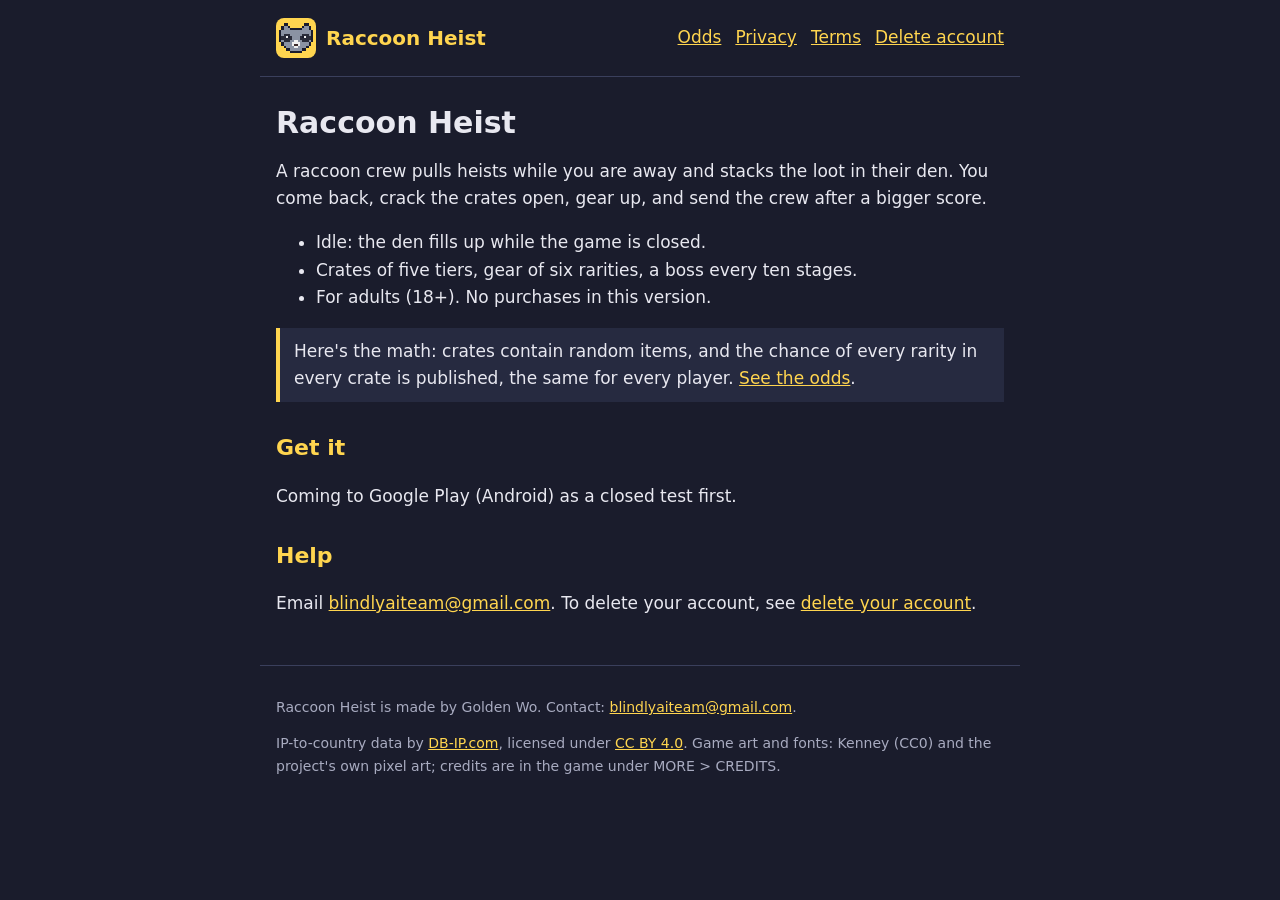
<file: index.html>
<!doctype html>
<html lang="en">
<head>
<meta charset="utf-8">
<meta name="viewport" content="width=device-width, initial-scale=1">
<title>Home · Raccoon Heist</title>
<meta name="description" content="Raccoon Heist: an idle crate-opening game where a raccoon crew pulls heists while you are away. Every drop chance is published.">
<link rel="icon" type="image/png" href="/icon.png">
<link rel="stylesheet" href="/style.css">
</head>
<body>
<header>
  <a class="brand" href="/"><img src="/icon.png" alt="" width="40" height="40"> Raccoon Heist</a>
  <nav><a href="/rates/">Odds</a> <a href="/privacy/">Privacy</a> <a href="/terms/">Terms</a> <a href="/delete/">Delete account</a></nav>
</header>
<main>
<h1>Raccoon Heist</h1>
<p>A raccoon crew pulls heists while you are away and stacks the loot in their den. You come back, crack the crates open, gear up, and send the crew after a bigger score.</p>
<ul>
  <li>Idle: the den fills up while the game is closed.</li>
  <li>Crates of five tiers, gear of six rarities, a boss every ten stages.</li>
  <li>For adults (18+). No purchases in this version.</li>
</ul>
<p class="note">Here's the math: crates contain random items, and the chance of every rarity in every crate is published, the same for every player. <a href="/rates/">See the odds</a>.</p>
<h2>Get it</h2>
<p>Coming to Google Play (Android) as a closed test first.</p>
<h2>Help</h2>
<p>Email <a href="mailto:blindlyaiteam@gmail.com">blindlyaiteam@gmail.com</a>. To delete your account, see <a href="/delete/">delete your account</a>.</p>

</main>
<footer>
  <p>Raccoon Heist is made by Golden Wo. Contact: <a href="mailto:blindlyaiteam@gmail.com">blindlyaiteam@gmail.com</a>.</p>
  <p>IP-to-country data by <a href="https://db-ip.com">DB-IP.com</a>, licensed under <a href="https://creativecommons.org/licenses/by/4.0/">CC BY 4.0</a>. Game art and fonts: Kenney (CC0) and the project's own pixel art; credits are in the game under MORE &gt; CREDITS.</p>
</footer>
</body>
</html>
</file>
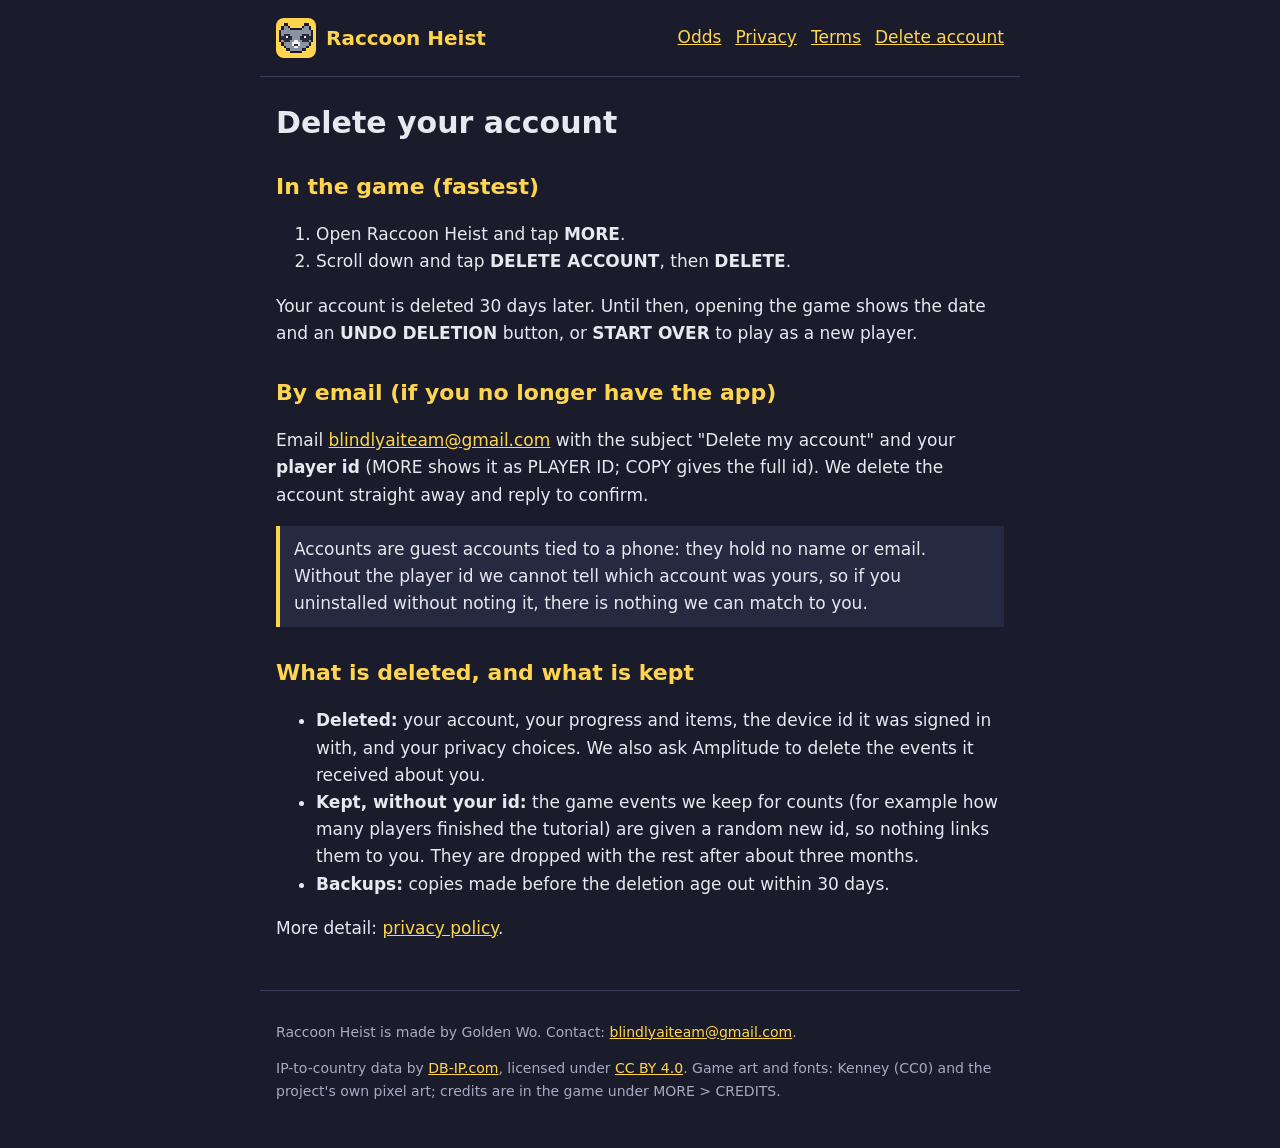
<file: delete/index.html>
<!doctype html>
<html lang="en">
<head>
<meta charset="utf-8">
<meta name="viewport" content="width=device-width, initial-scale=1">
<title>Delete your account · Raccoon Heist</title>
<meta name="description" content="How to delete your Raccoon Heist account and its data, in the game or by email.">
<link rel="icon" type="image/png" href="/icon.png">
<link rel="stylesheet" href="/style.css">
</head>
<body>
<header>
  <a class="brand" href="/"><img src="/icon.png" alt="" width="40" height="40"> Raccoon Heist</a>
  <nav><a href="/rates/">Odds</a> <a href="/privacy/">Privacy</a> <a href="/terms/">Terms</a> <a href="/delete/">Delete account</a></nav>
</header>
<main>
<h1>Delete your account</h1>

<h2>In the game (fastest)</h2>
<ol>
  <li>Open Raccoon Heist and tap <strong>MORE</strong>.</li>
  <li>Scroll down and tap <strong>DELETE ACCOUNT</strong>, then <strong>DELETE</strong>.</li>
</ol>
<p>Your account is deleted 30 days later. Until then, opening the game shows the date and an <strong>UNDO DELETION</strong> button, or <strong>START OVER</strong> to play as a new player.</p>

<h2>By email (if you no longer have the app)</h2>
<p>Email <a href="mailto:blindlyaiteam@gmail.com?subject=Delete%20my%20account">blindlyaiteam@gmail.com</a> with the subject "Delete my account" and your <strong>player id</strong> (MORE shows it as PLAYER ID; COPY gives the full id). We delete the account straight away and reply to confirm.</p>
<p class="note">Accounts are guest accounts tied to a phone: they hold no name or email. Without the player id we cannot tell which account was yours, so if you uninstalled without noting it, there is nothing we can match to you.</p>

<h2>What is deleted, and what is kept</h2>
<ul>
  <li><strong>Deleted:</strong> your account, your progress and items, the device id it was signed in with, and your privacy choices. We also ask Amplitude to delete the events it received about you.</li>
  <li><strong>Kept, without your id:</strong> the game events we keep for counts (for example how many players finished the tutorial) are given a random new id, so nothing links them to you. They are dropped with the rest after about three months.</li>
  <li><strong>Backups:</strong> copies made before the deletion age out within 30 days.</li>
</ul>
<p>More detail: <a href="/privacy/">privacy policy</a>.</p>

</main>
<footer>
  <p>Raccoon Heist is made by Golden Wo. Contact: <a href="mailto:blindlyaiteam@gmail.com">blindlyaiteam@gmail.com</a>.</p>
  <p>IP-to-country data by <a href="https://db-ip.com">DB-IP.com</a>, licensed under <a href="https://creativecommons.org/licenses/by/4.0/">CC BY 4.0</a>. Game art and fonts: Kenney (CC0) and the project's own pixel art; credits are in the game under MORE &gt; CREDITS.</p>
</footer>
</body>
</html>
</file>
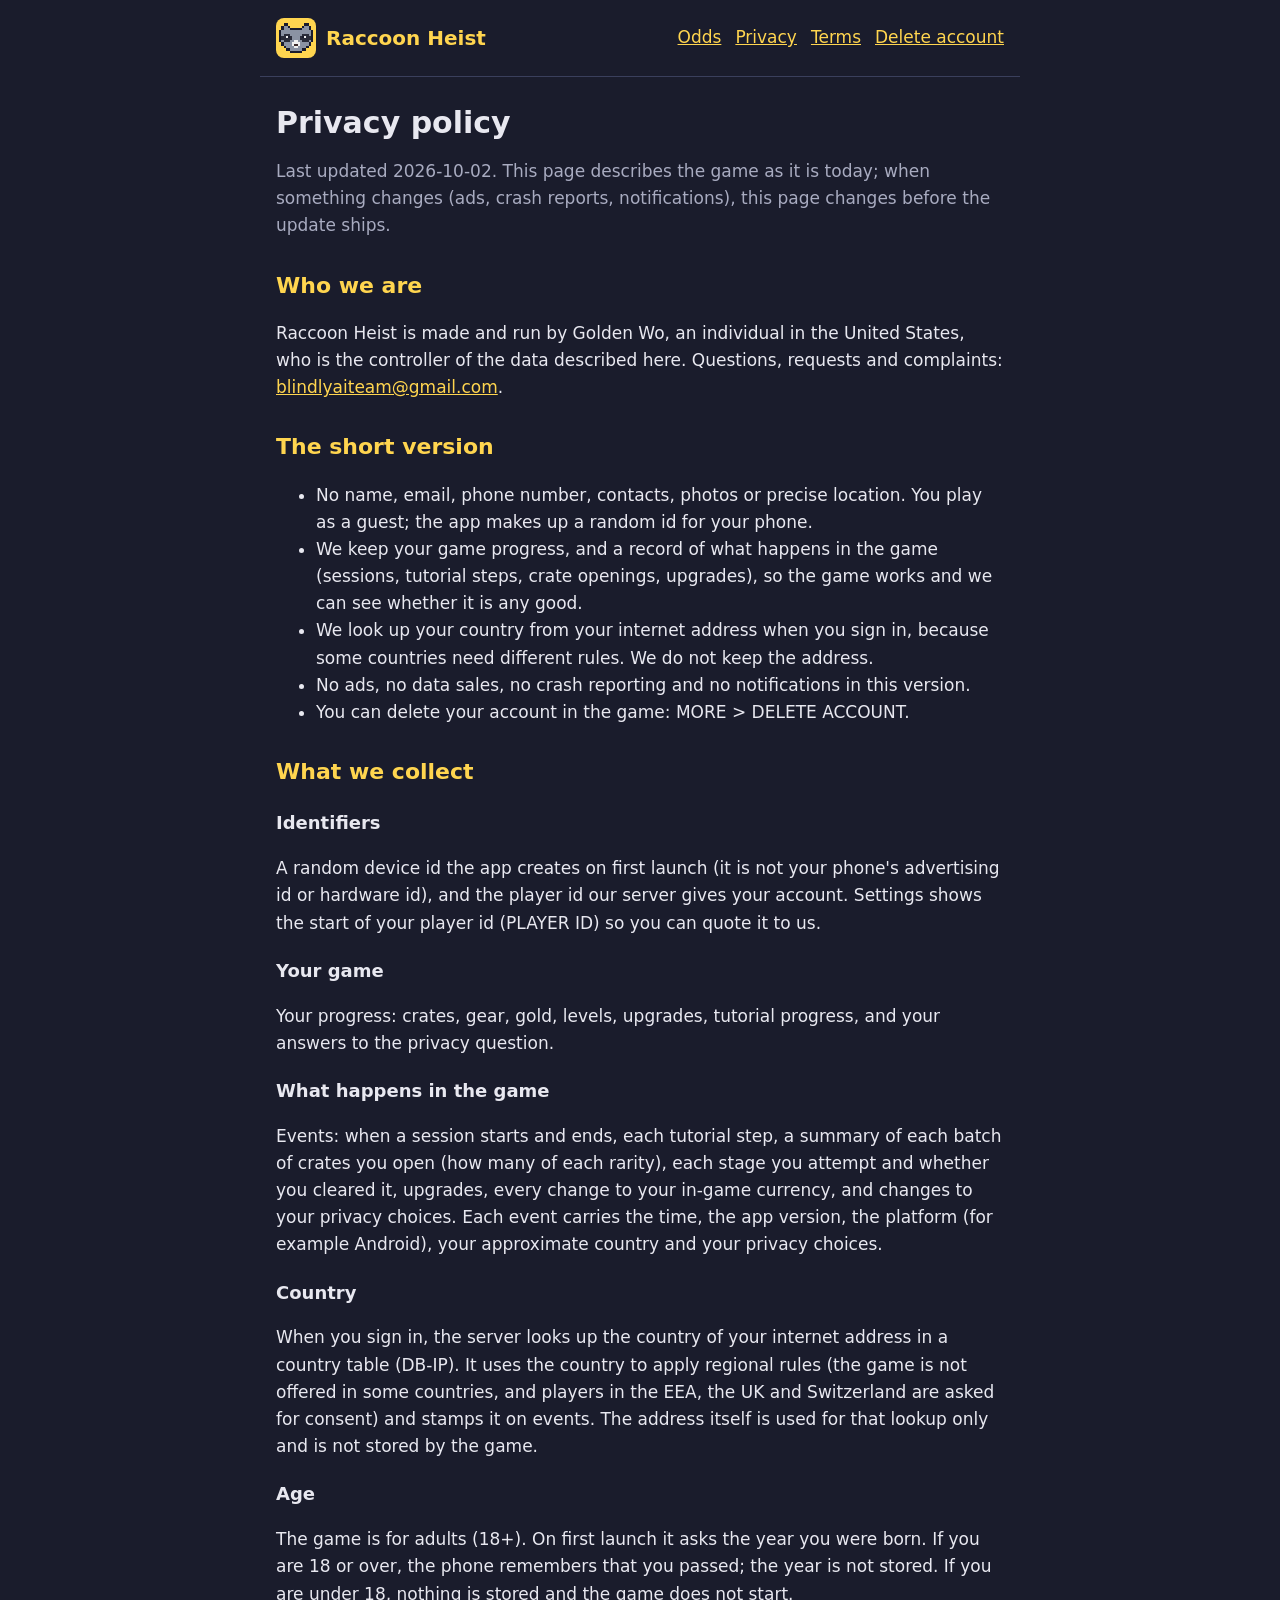
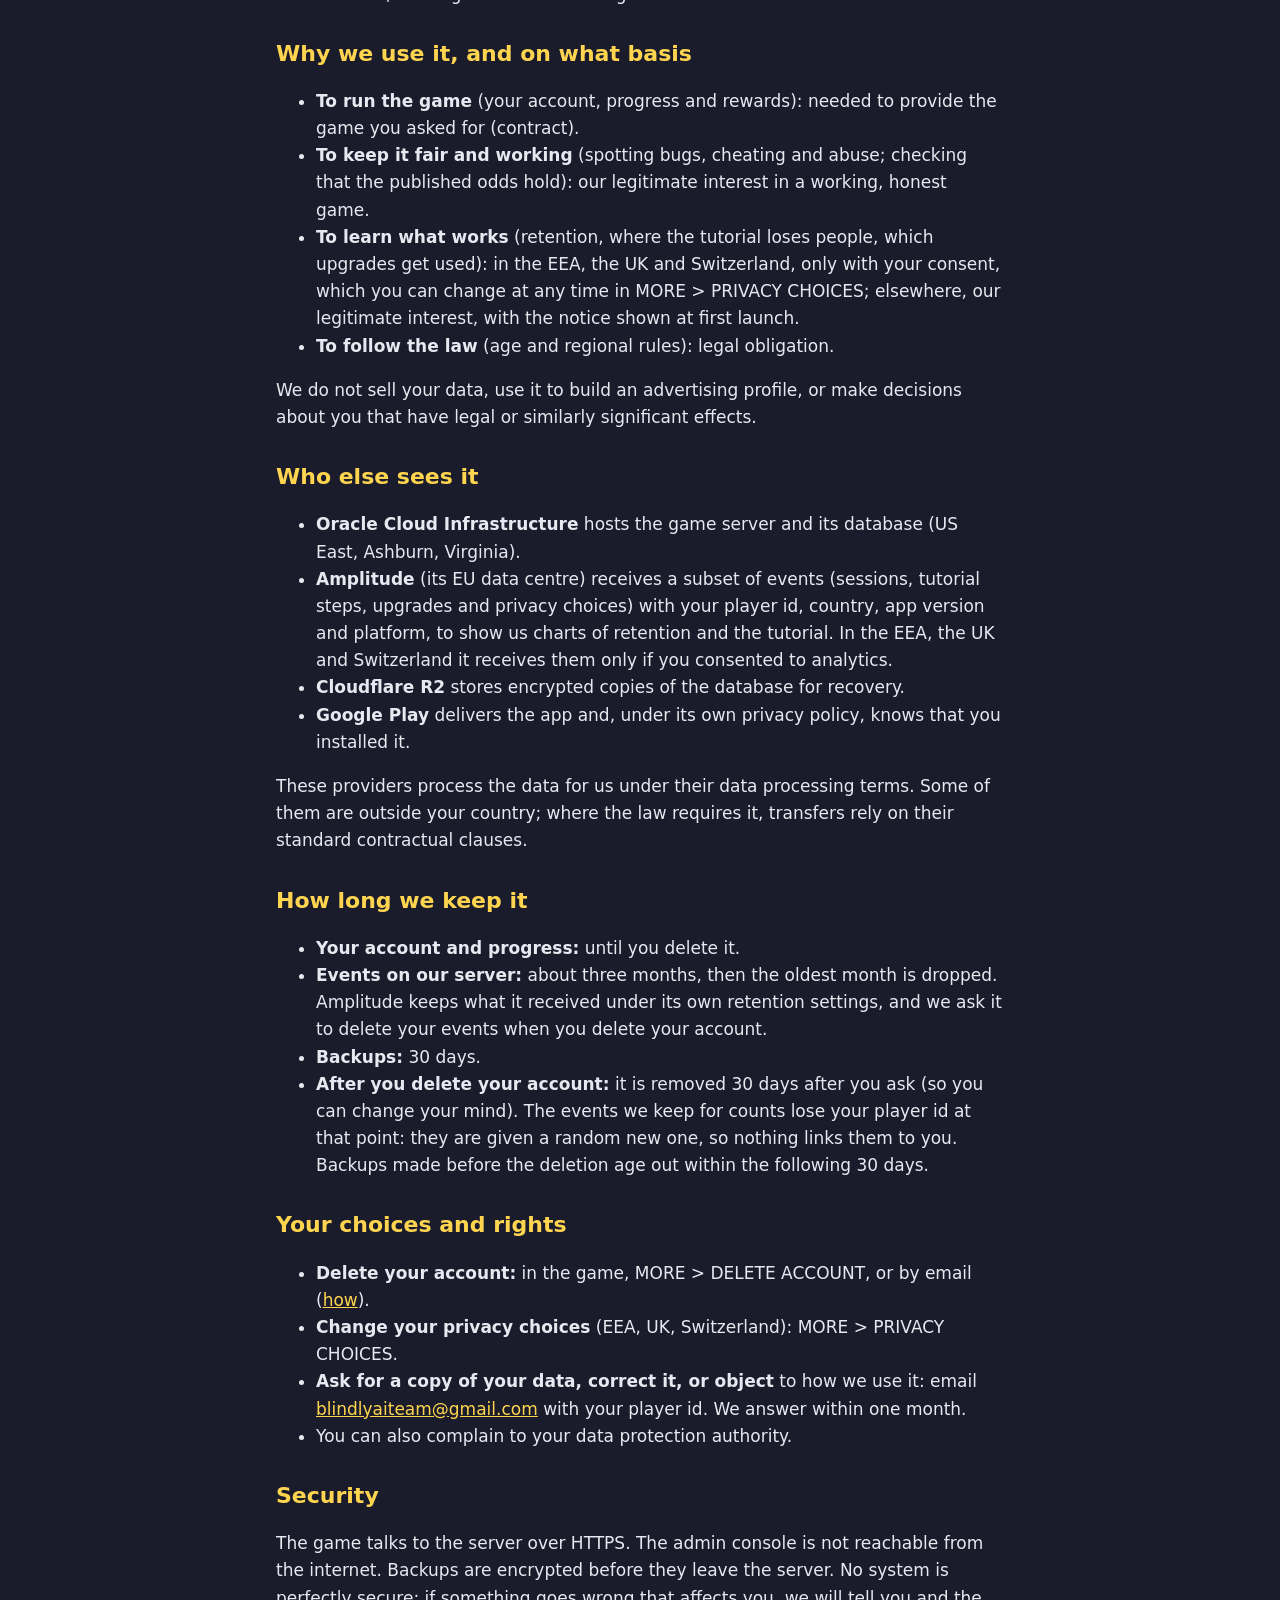
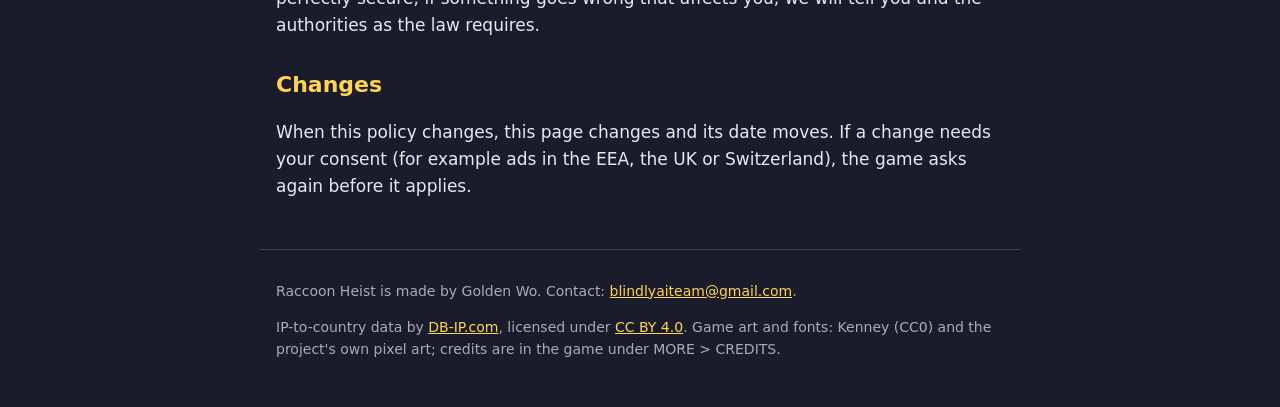
<file: privacy/index.html>
<!doctype html>
<html lang="en">
<head>
<meta charset="utf-8">
<meta name="viewport" content="width=device-width, initial-scale=1">
<title>Privacy policy · Raccoon Heist</title>
<meta name="description" content="What Raccoon Heist collects, why, who else sees it, how long it is kept, and how to delete it.">
<link rel="icon" type="image/png" href="/icon.png">
<link rel="stylesheet" href="/style.css">
</head>
<body>
<header>
  <a class="brand" href="/"><img src="/icon.png" alt="" width="40" height="40"> Raccoon Heist</a>
  <nav><a href="/rates/">Odds</a> <a href="/privacy/">Privacy</a> <a href="/terms/">Terms</a> <a href="/delete/">Delete account</a></nav>
</header>
<main>
<h1>Privacy policy</h1>
<p class="updated">Last updated 2026-10-02. This page describes the game as it is today; when something changes (ads, crash reports, notifications), this page changes before the update ships.</p>

<h2>Who we are</h2>
<p>Raccoon Heist is made and run by Golden Wo, an individual in the United States, who is the controller of the data described here. Questions, requests and complaints: <a href="mailto:blindlyaiteam@gmail.com">blindlyaiteam@gmail.com</a>.</p>

<h2>The short version</h2>
<ul>
  <li>No name, email, phone number, contacts, photos or precise location. You play as a guest; the app makes up a random id for your phone.</li>
  <li>We keep your game progress, and a record of what happens in the game (sessions, tutorial steps, crate openings, upgrades), so the game works and we can see whether it is any good.</li>
  <li>We look up your country from your internet address when you sign in, because some countries need different rules. We do not keep the address.</li>
  <li>No ads, no data sales, no crash reporting and no notifications in this version.</li>
  <li>You can delete your account in the game: MORE &gt; DELETE ACCOUNT.</li>
</ul>

<h2>What we collect</h2>
<h3>Identifiers</h3>
<p>A random device id the app creates on first launch (it is not your phone's advertising id or hardware id), and the player id our server gives your account. Settings shows the start of your player id (PLAYER ID) so you can quote it to us.</p>
<h3>Your game</h3>
<p>Your progress: crates, gear, gold, levels, upgrades, tutorial progress, and your answers to the privacy question.</p>
<h3>What happens in the game</h3>
<p>Events: when a session starts and ends, each tutorial step, a summary of each batch of crates you open (how many of each rarity), each stage you attempt and whether you cleared it, upgrades, every change to your in-game currency, and changes to your privacy choices. Each event carries the time, the app version, the platform (for example Android), your approximate country and your privacy choices.</p>
<h3>Country</h3>
<p>When you sign in, the server looks up the country of your internet address in a country table (DB-IP). It uses the country to apply regional rules (the game is not offered in some countries, and players in the EEA, the UK and Switzerland are asked for consent) and stamps it on events. The address itself is used for that lookup only and is not stored by the game.</p>
<h3>Age</h3>
<p>The game is for adults (18+). On first launch it asks the year you were born. If you are 18 or over, the phone remembers that you passed; the year is not stored. If you are under 18, nothing is stored and the game does not start.</p>

<h2>Why we use it, and on what basis</h2>
<ul>
  <li><strong>To run the game</strong> (your account, progress and rewards): needed to provide the game you asked for (contract).</li>
  <li><strong>To keep it fair and working</strong> (spotting bugs, cheating and abuse; checking that the published odds hold): our legitimate interest in a working, honest game.</li>
  <li><strong>To learn what works</strong> (retention, where the tutorial loses people, which upgrades get used): in the EEA, the UK and Switzerland, only with your consent, which you can change at any time in MORE &gt; PRIVACY CHOICES; elsewhere, our legitimate interest, with the notice shown at first launch.</li>
  <li><strong>To follow the law</strong> (age and regional rules): legal obligation.</li>
</ul>
<p>We do not sell your data, use it to build an advertising profile, or make decisions about you that have legal or similarly significant effects.</p>

<h2>Who else sees it</h2>
<ul>
  <li><strong>Oracle Cloud Infrastructure</strong> hosts the game server and its database (US East, Ashburn, Virginia).</li>
  <li><strong>Amplitude</strong> (its EU data centre) receives a subset of events (sessions, tutorial steps, upgrades and privacy choices) with your player id, country, app version and platform, to show us charts of retention and the tutorial. In the EEA, the UK and Switzerland it receives them only if you consented to analytics.</li>
  <li><strong>Cloudflare R2</strong> stores encrypted copies of the database for recovery.</li>
  <li><strong>Google Play</strong> delivers the app and, under its own privacy policy, knows that you installed it.</li>
</ul>
<p>These providers process the data for us under their data processing terms. Some of them are outside your country; where the law requires it, transfers rely on their standard contractual clauses.</p>

<h2>How long we keep it</h2>
<ul>
  <li><strong>Your account and progress:</strong> until you delete it.</li>
  <li><strong>Events on our server:</strong> about three months, then the oldest month is dropped. Amplitude keeps what it received under its own retention settings, and we ask it to delete your events when you delete your account.</li>
  <li><strong>Backups:</strong> 30 days.</li>
  <li><strong>After you delete your account:</strong> it is removed 30 days after you ask (so you can change your mind). The events we keep for counts lose your player id at that point: they are given a random new one, so nothing links them to you. Backups made before the deletion age out within the following 30 days.</li>
</ul>

<h2>Your choices and rights</h2>
<ul>
  <li><strong>Delete your account:</strong> in the game, MORE &gt; DELETE ACCOUNT, or by email (<a href="/delete/">how</a>).</li>
  <li><strong>Change your privacy choices</strong> (EEA, UK, Switzerland): MORE &gt; PRIVACY CHOICES.</li>
  <li><strong>Ask for a copy of your data, correct it, or object</strong> to how we use it: email <a href="mailto:blindlyaiteam@gmail.com">blindlyaiteam@gmail.com</a> with your player id. We answer within one month.</li>
  <li>You can also complain to your data protection authority.</li>
</ul>

<h2>Security</h2>
<p>The game talks to the server over HTTPS. The admin console is not reachable from the internet. Backups are encrypted before they leave the server. No system is perfectly secure; if something goes wrong that affects you, we will tell you and the authorities as the law requires.</p>

<h2>Changes</h2>
<p>When this policy changes, this page changes and its date moves. If a change needs your consent (for example ads in the EEA, the UK or Switzerland), the game asks again before it applies.</p>

</main>
<footer>
  <p>Raccoon Heist is made by Golden Wo. Contact: <a href="mailto:blindlyaiteam@gmail.com">blindlyaiteam@gmail.com</a>.</p>
  <p>IP-to-country data by <a href="https://db-ip.com">DB-IP.com</a>, licensed under <a href="https://creativecommons.org/licenses/by/4.0/">CC BY 4.0</a>. Game art and fonts: Kenney (CC0) and the project's own pixel art; credits are in the game under MORE &gt; CREDITS.</p>
</footer>
</body>
</html>
</file>
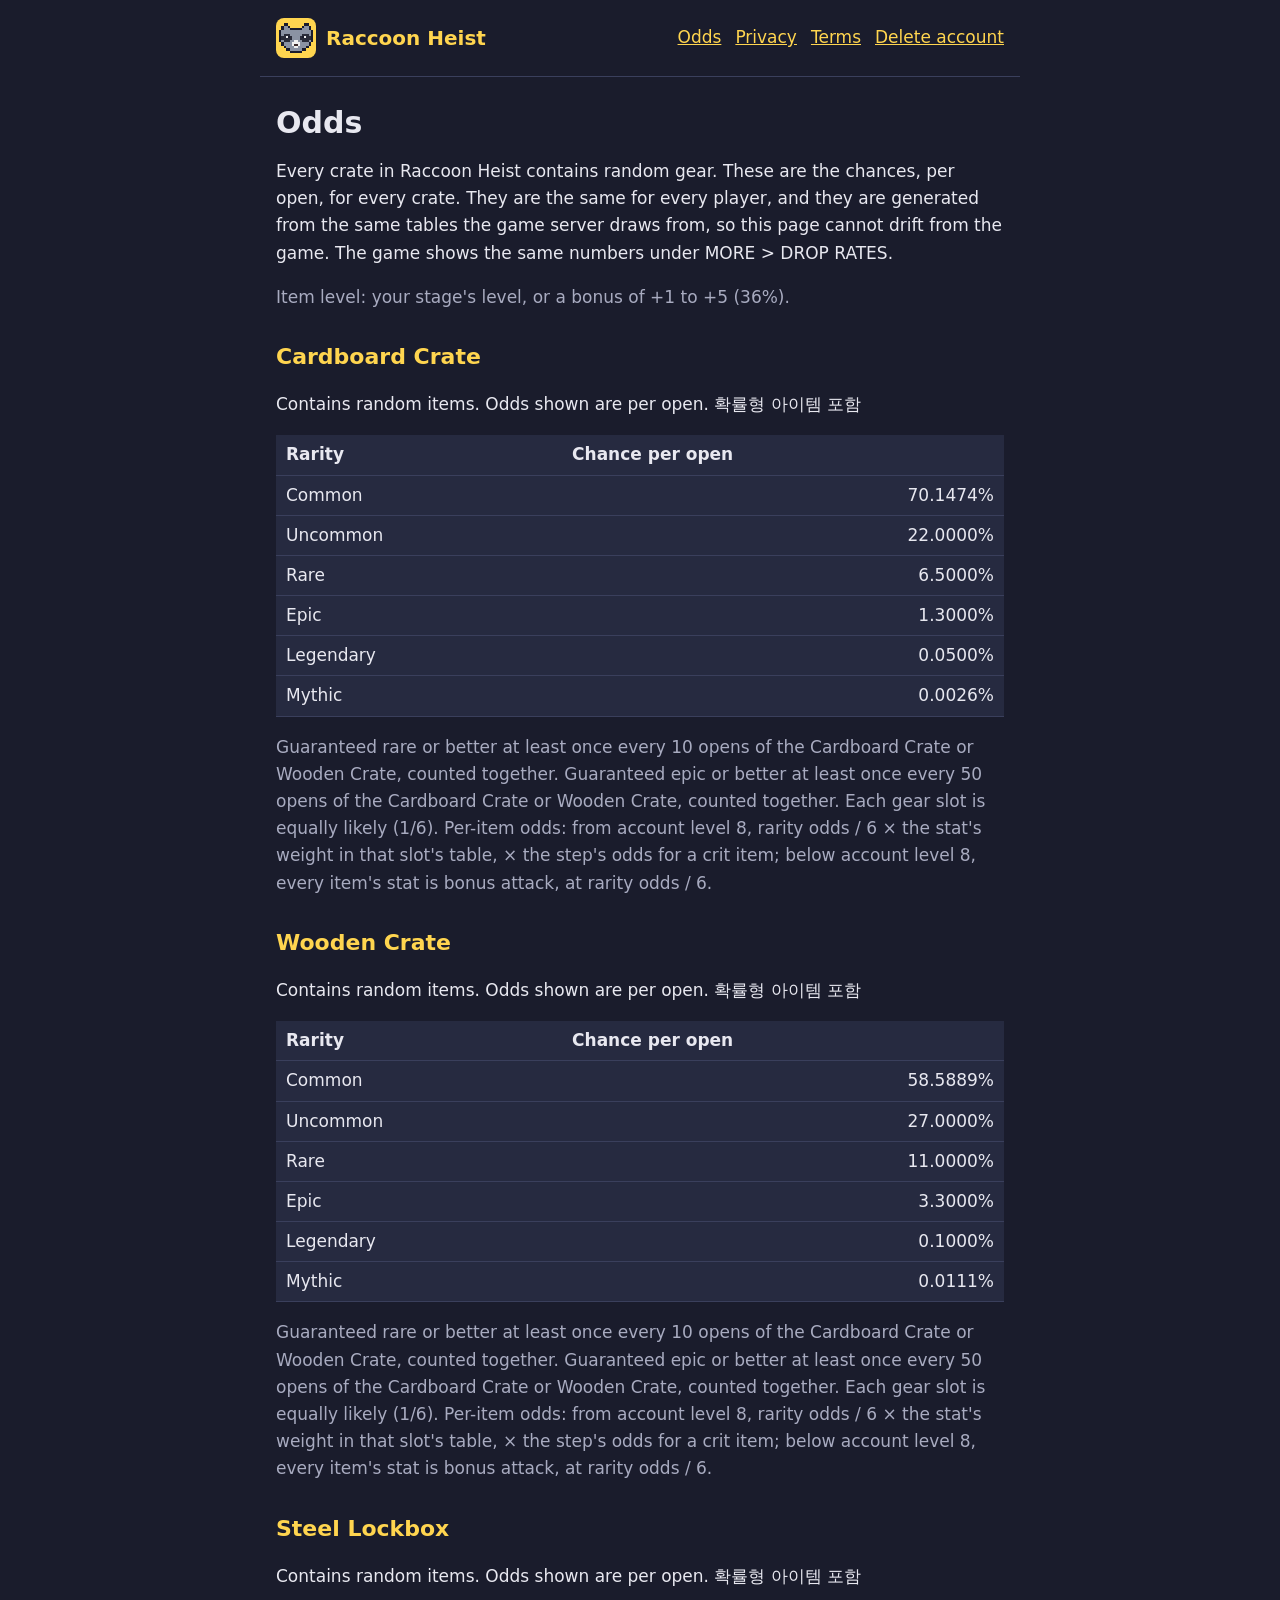
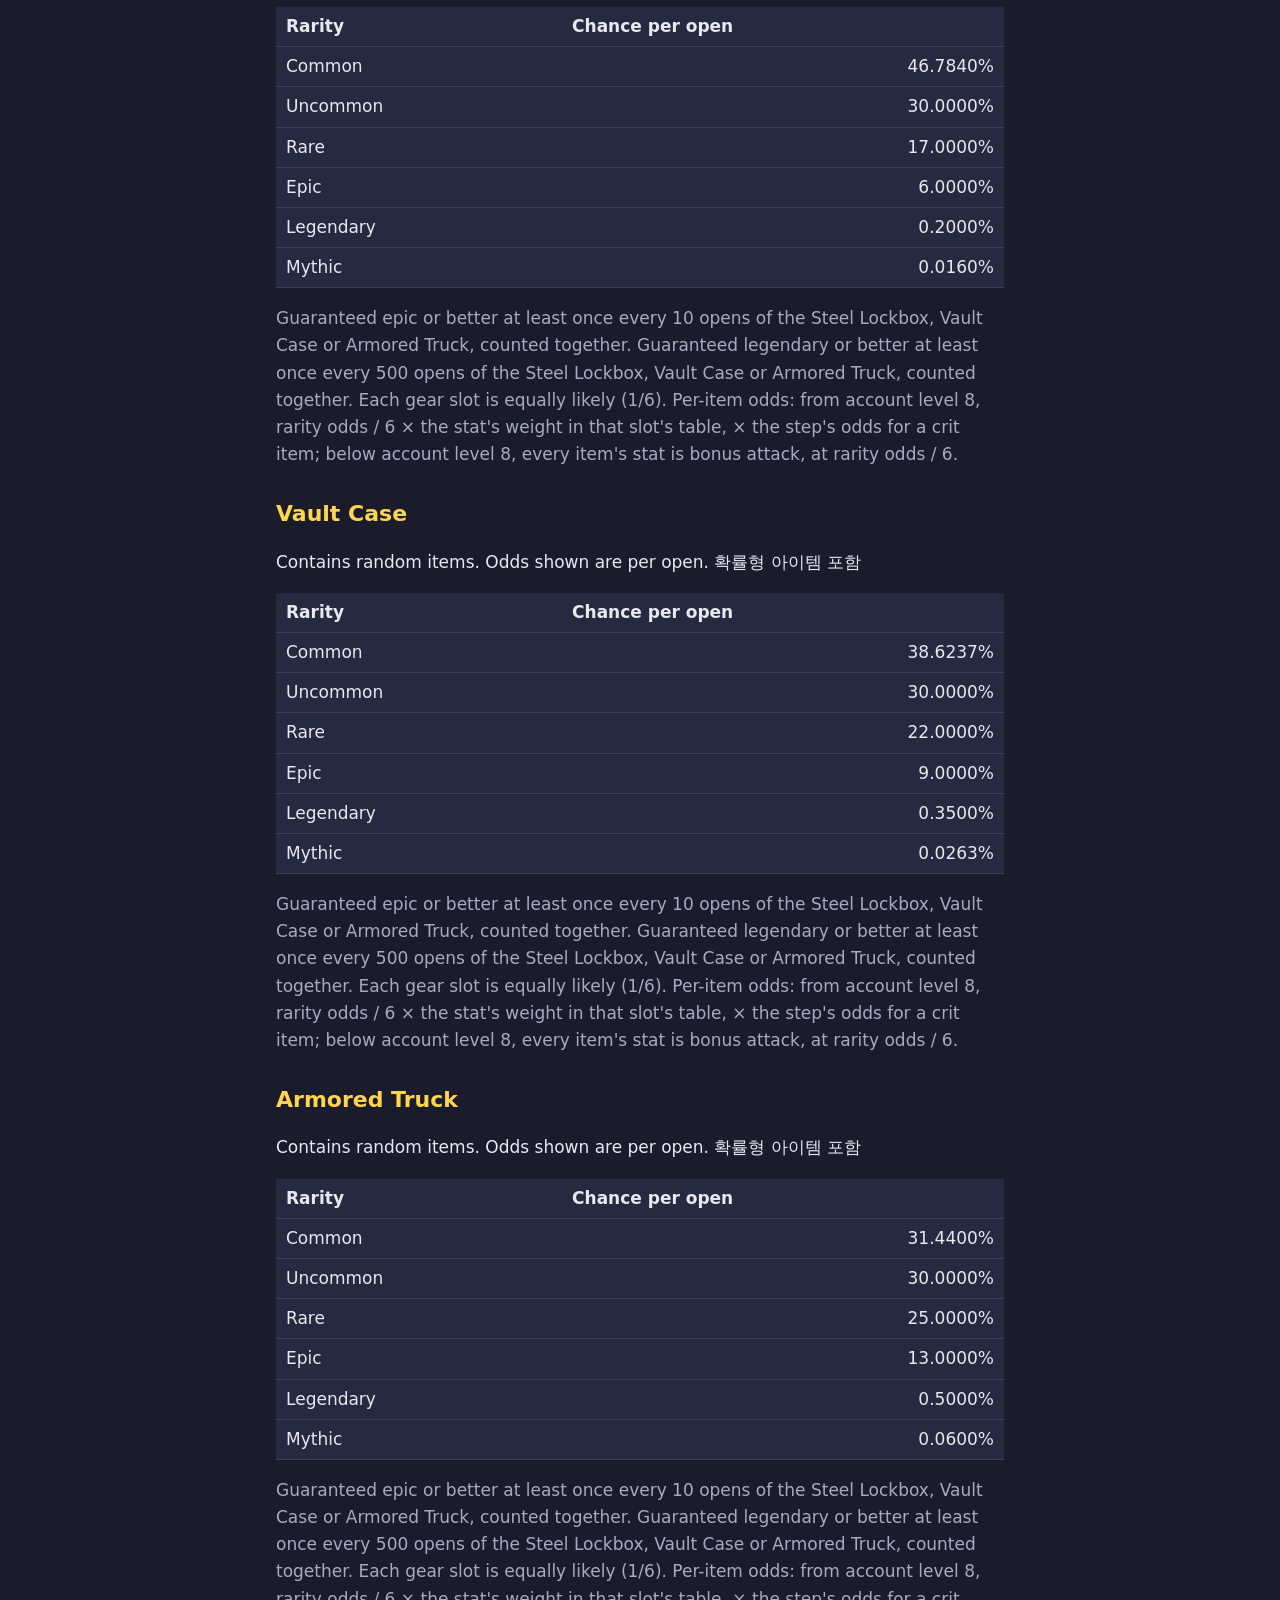
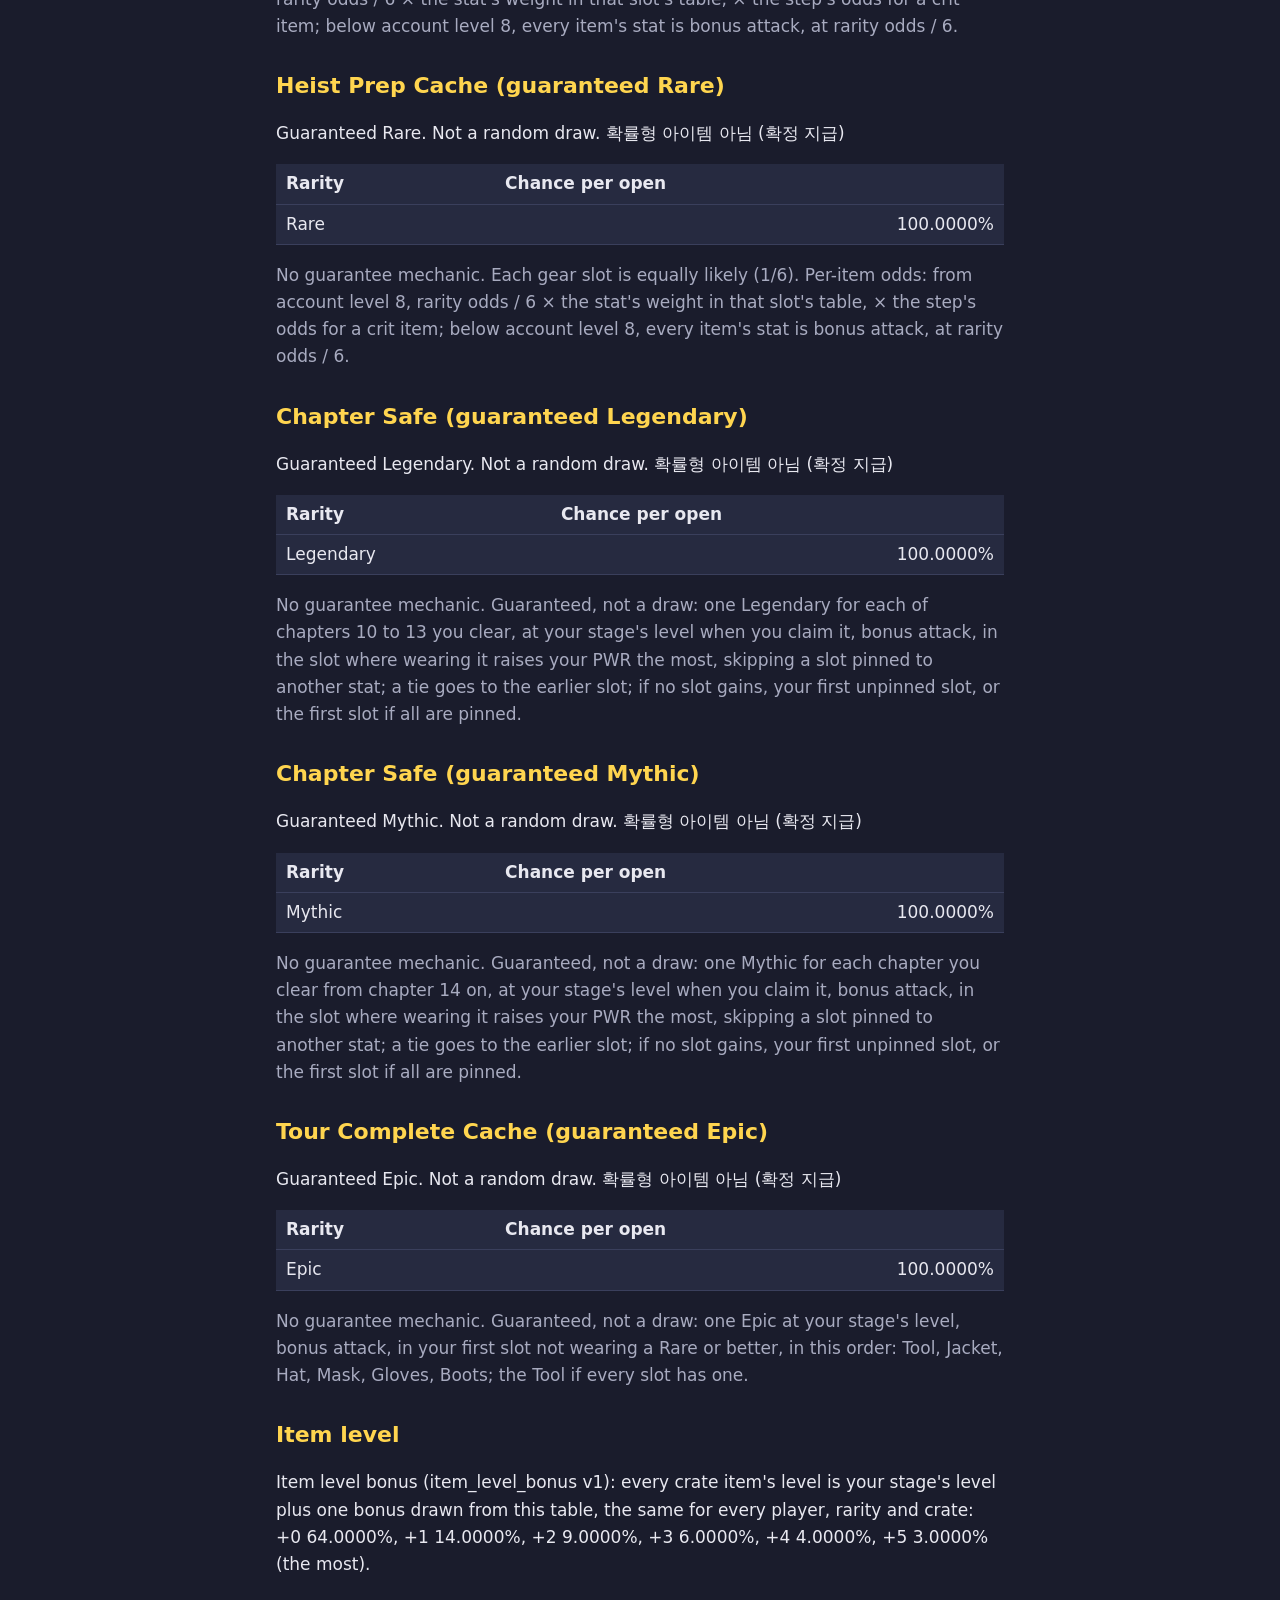
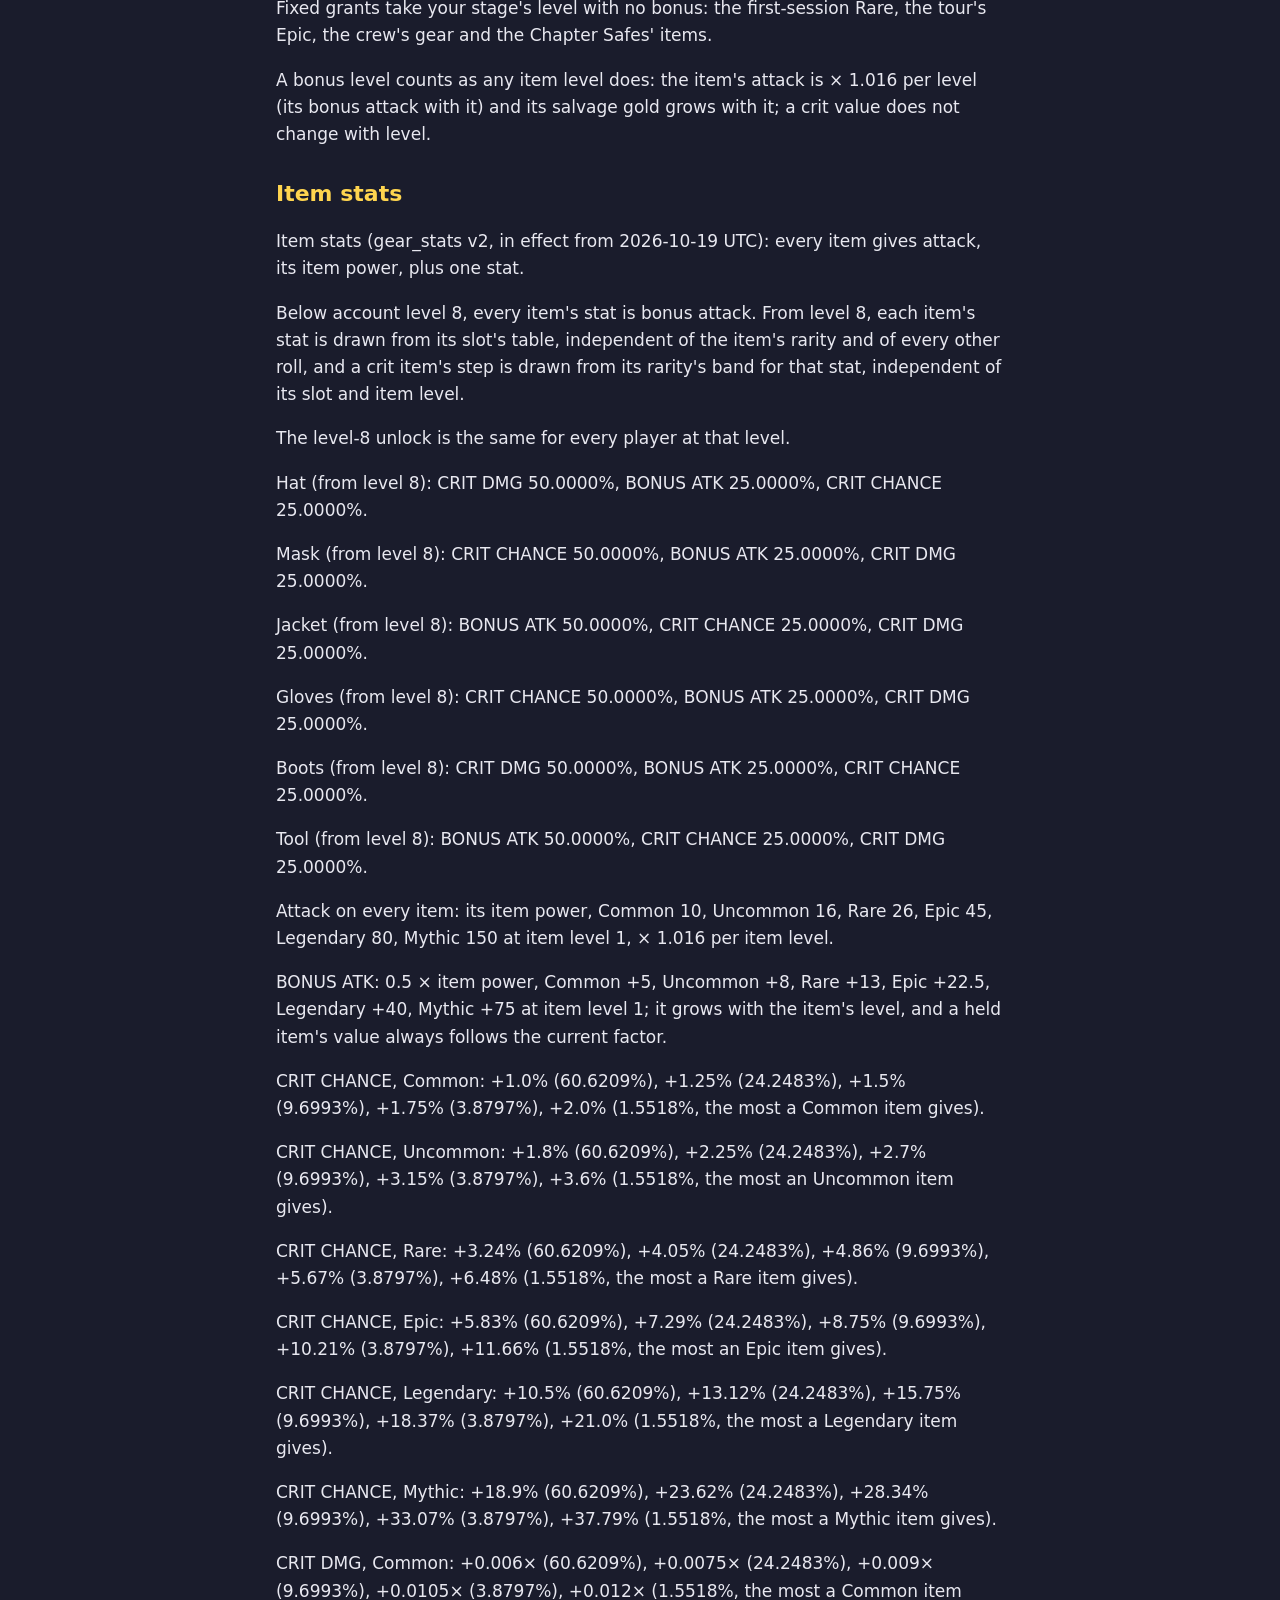
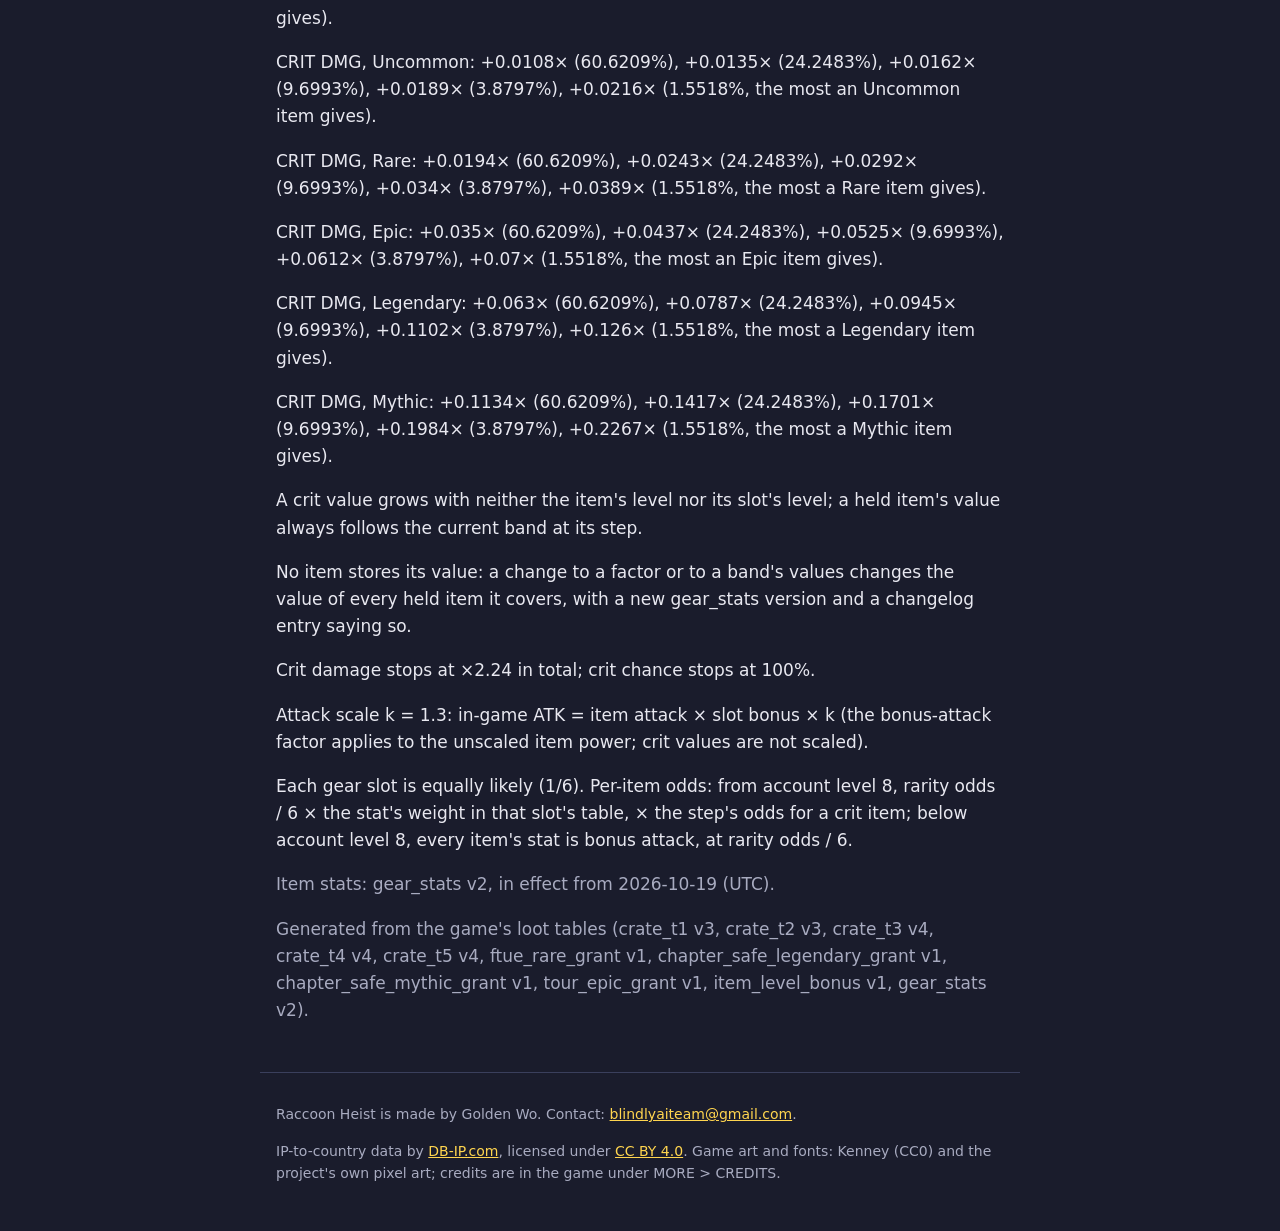
<file: rates/index.html>
<!doctype html>
<html lang="en">
<head>
<meta charset="utf-8">
<meta name="viewport" content="width=device-width, initial-scale=1">
<title>Odds · Raccoon Heist</title>
<meta name="description" content="The published chance of every rarity in every crate of Raccoon Heist, generated from the game's own loot tables.">
<link rel="icon" type="image/png" href="/icon.png">
<link rel="stylesheet" href="/style.css">
</head>
<body>
<header>
  <a class="brand" href="/"><img src="/icon.png" alt="" width="40" height="40"> Raccoon Heist</a>
  <nav><a href="/rates/">Odds</a> <a href="/privacy/">Privacy</a> <a href="/terms/">Terms</a> <a href="/delete/">Delete account</a></nav>
</header>
<main>
<h1>Odds</h1>
<p>Every crate in Raccoon Heist contains random gear. These are the chances, per open, for every crate. They are the same for every player, and they are generated from the same tables the game server draws from, so this page cannot drift from the game. The game shows the same numbers under MORE &gt; DROP RATES.</p>
<p class="muted">Item level: your stage's level, or a bonus of +1 to +5 (36%).</p>
<section class="crate"><h2>Cardboard Crate</h2><p>Contains random items. Odds shown are per open. <span lang="ko">확률형 아이템 포함</span></p><table><thead><tr><th>Rarity</th><th class="num">Chance per open</th></tr></thead><tbody><tr><td>Common</td><td class="num">70.1474%</td></tr><tr><td>Uncommon</td><td class="num">22.0000%</td></tr><tr><td>Rare</td><td class="num">6.5000%</td></tr><tr><td>Epic</td><td class="num">1.3000%</td></tr><tr><td>Legendary</td><td class="num">0.0500%</td></tr><tr><td>Mythic</td><td class="num">0.0026%</td></tr></tbody></table><p class="muted">Guaranteed rare or better at least once every 10 opens of the Cardboard Crate or Wooden Crate, counted together. Guaranteed epic or better at least once every 50 opens of the Cardboard Crate or Wooden Crate, counted together. Each gear slot is equally likely (1/6). Per-item odds: from account level 8, rarity odds / 6 × the stat's weight in that slot's table, × the step's odds for a crit item; below account level 8, every item's stat is bonus attack, at rarity odds / 6.</p></section>
<section class="crate"><h2>Wooden Crate</h2><p>Contains random items. Odds shown are per open. <span lang="ko">확률형 아이템 포함</span></p><table><thead><tr><th>Rarity</th><th class="num">Chance per open</th></tr></thead><tbody><tr><td>Common</td><td class="num">58.5889%</td></tr><tr><td>Uncommon</td><td class="num">27.0000%</td></tr><tr><td>Rare</td><td class="num">11.0000%</td></tr><tr><td>Epic</td><td class="num">3.3000%</td></tr><tr><td>Legendary</td><td class="num">0.1000%</td></tr><tr><td>Mythic</td><td class="num">0.0111%</td></tr></tbody></table><p class="muted">Guaranteed rare or better at least once every 10 opens of the Cardboard Crate or Wooden Crate, counted together. Guaranteed epic or better at least once every 50 opens of the Cardboard Crate or Wooden Crate, counted together. Each gear slot is equally likely (1/6). Per-item odds: from account level 8, rarity odds / 6 × the stat's weight in that slot's table, × the step's odds for a crit item; below account level 8, every item's stat is bonus attack, at rarity odds / 6.</p></section>
<section class="crate"><h2>Steel Lockbox</h2><p>Contains random items. Odds shown are per open. <span lang="ko">확률형 아이템 포함</span></p><table><thead><tr><th>Rarity</th><th class="num">Chance per open</th></tr></thead><tbody><tr><td>Common</td><td class="num">46.7840%</td></tr><tr><td>Uncommon</td><td class="num">30.0000%</td></tr><tr><td>Rare</td><td class="num">17.0000%</td></tr><tr><td>Epic</td><td class="num">6.0000%</td></tr><tr><td>Legendary</td><td class="num">0.2000%</td></tr><tr><td>Mythic</td><td class="num">0.0160%</td></tr></tbody></table><p class="muted">Guaranteed epic or better at least once every 10 opens of the Steel Lockbox, Vault Case or Armored Truck, counted together. Guaranteed legendary or better at least once every 500 opens of the Steel Lockbox, Vault Case or Armored Truck, counted together. Each gear slot is equally likely (1/6). Per-item odds: from account level 8, rarity odds / 6 × the stat's weight in that slot's table, × the step's odds for a crit item; below account level 8, every item's stat is bonus attack, at rarity odds / 6.</p></section>
<section class="crate"><h2>Vault Case</h2><p>Contains random items. Odds shown are per open. <span lang="ko">확률형 아이템 포함</span></p><table><thead><tr><th>Rarity</th><th class="num">Chance per open</th></tr></thead><tbody><tr><td>Common</td><td class="num">38.6237%</td></tr><tr><td>Uncommon</td><td class="num">30.0000%</td></tr><tr><td>Rare</td><td class="num">22.0000%</td></tr><tr><td>Epic</td><td class="num">9.0000%</td></tr><tr><td>Legendary</td><td class="num">0.3500%</td></tr><tr><td>Mythic</td><td class="num">0.0263%</td></tr></tbody></table><p class="muted">Guaranteed epic or better at least once every 10 opens of the Steel Lockbox, Vault Case or Armored Truck, counted together. Guaranteed legendary or better at least once every 500 opens of the Steel Lockbox, Vault Case or Armored Truck, counted together. Each gear slot is equally likely (1/6). Per-item odds: from account level 8, rarity odds / 6 × the stat's weight in that slot's table, × the step's odds for a crit item; below account level 8, every item's stat is bonus attack, at rarity odds / 6.</p></section>
<section class="crate"><h2>Armored Truck</h2><p>Contains random items. Odds shown are per open. <span lang="ko">확률형 아이템 포함</span></p><table><thead><tr><th>Rarity</th><th class="num">Chance per open</th></tr></thead><tbody><tr><td>Common</td><td class="num">31.4400%</td></tr><tr><td>Uncommon</td><td class="num">30.0000%</td></tr><tr><td>Rare</td><td class="num">25.0000%</td></tr><tr><td>Epic</td><td class="num">13.0000%</td></tr><tr><td>Legendary</td><td class="num">0.5000%</td></tr><tr><td>Mythic</td><td class="num">0.0600%</td></tr></tbody></table><p class="muted">Guaranteed epic or better at least once every 10 opens of the Steel Lockbox, Vault Case or Armored Truck, counted together. Guaranteed legendary or better at least once every 500 opens of the Steel Lockbox, Vault Case or Armored Truck, counted together. Each gear slot is equally likely (1/6). Per-item odds: from account level 8, rarity odds / 6 × the stat's weight in that slot's table, × the step's odds for a crit item; below account level 8, every item's stat is bonus attack, at rarity odds / 6.</p></section>
<section class="crate"><h2>Heist Prep Cache (guaranteed Rare)</h2><p>Guaranteed Rare. Not a random draw. <span lang="ko">확률형 아이템 아님 (확정 지급)</span></p><table><thead><tr><th>Rarity</th><th class="num">Chance per open</th></tr></thead><tbody><tr><td>Rare</td><td class="num">100.0000%</td></tr></tbody></table><p class="muted">No guarantee mechanic. Each gear slot is equally likely (1/6). Per-item odds: from account level 8, rarity odds / 6 × the stat's weight in that slot's table, × the step's odds for a crit item; below account level 8, every item's stat is bonus attack, at rarity odds / 6.</p></section>
<section class="crate"><h2>Chapter Safe (guaranteed Legendary)</h2><p>Guaranteed Legendary. Not a random draw. <span lang="ko">확률형 아이템 아님 (확정 지급)</span></p><table><thead><tr><th>Rarity</th><th class="num">Chance per open</th></tr></thead><tbody><tr><td>Legendary</td><td class="num">100.0000%</td></tr></tbody></table><p class="muted">No guarantee mechanic. Guaranteed, not a draw: one Legendary for each of chapters 10 to 13 you clear, at your stage's level when you claim it, bonus attack, in the slot where wearing it raises your PWR the most, skipping a slot pinned to another stat; a tie goes to the earlier slot; if no slot gains, your first unpinned slot, or the first slot if all are pinned.</p></section>
<section class="crate"><h2>Chapter Safe (guaranteed Mythic)</h2><p>Guaranteed Mythic. Not a random draw. <span lang="ko">확률형 아이템 아님 (확정 지급)</span></p><table><thead><tr><th>Rarity</th><th class="num">Chance per open</th></tr></thead><tbody><tr><td>Mythic</td><td class="num">100.0000%</td></tr></tbody></table><p class="muted">No guarantee mechanic. Guaranteed, not a draw: one Mythic for each chapter you clear from chapter 14 on, at your stage's level when you claim it, bonus attack, in the slot where wearing it raises your PWR the most, skipping a slot pinned to another stat; a tie goes to the earlier slot; if no slot gains, your first unpinned slot, or the first slot if all are pinned.</p></section>
<section class="crate"><h2>Tour Complete Cache (guaranteed Epic)</h2><p>Guaranteed Epic. Not a random draw. <span lang="ko">확률형 아이템 아님 (확정 지급)</span></p><table><thead><tr><th>Rarity</th><th class="num">Chance per open</th></tr></thead><tbody><tr><td>Epic</td><td class="num">100.0000%</td></tr></tbody></table><p class="muted">No guarantee mechanic. Guaranteed, not a draw: one Epic at your stage's level, bonus attack, in your first slot not wearing a Rare or better, in this order: Tool, Jacket, Hat, Mask, Gloves, Boots; the Tool if every slot has one.</p></section>
<section class="level"><h2>Item level</h2><p>Item level bonus (item_level_bonus v1): every crate item's level is your stage's level plus one bonus drawn from this table, the same for every player, rarity and crate: +0 64.0000%, +1 14.0000%, +2 9.0000%, +3 6.0000%, +4 4.0000%, +5 3.0000% (the most).</p><p>Fixed grants take your stage's level with no bonus: the first-session Rare, the tour's Epic, the crew's gear and the Chapter Safes' items.</p><p>A bonus level counts as any item level does: the item's attack is × 1.016 per level (its bonus attack with it) and its salvage gold grows with it; a crit value does not change with level.</p></section>
<section class="stats"><h2>Item stats</h2><p>Item stats (gear_stats v2, in effect from 2026-10-19 UTC): every item gives attack, its item power, plus one stat.</p><p>Below account level 8, every item's stat is bonus attack. From level 8, each item's stat is drawn from its slot's table, independent of the item's rarity and of every other roll, and a crit item's step is drawn from its rarity's band for that stat, independent of its slot and item level.</p><p>The level-8 unlock is the same for every player at that level.</p><p>Hat (from level 8): CRIT DMG 50.0000%, BONUS ATK 25.0000%, CRIT CHANCE 25.0000%.</p><p>Mask (from level 8): CRIT CHANCE 50.0000%, BONUS ATK 25.0000%, CRIT DMG 25.0000%.</p><p>Jacket (from level 8): BONUS ATK 50.0000%, CRIT CHANCE 25.0000%, CRIT DMG 25.0000%.</p><p>Gloves (from level 8): CRIT CHANCE 50.0000%, BONUS ATK 25.0000%, CRIT DMG 25.0000%.</p><p>Boots (from level 8): CRIT DMG 50.0000%, BONUS ATK 25.0000%, CRIT CHANCE 25.0000%.</p><p>Tool (from level 8): BONUS ATK 50.0000%, CRIT CHANCE 25.0000%, CRIT DMG 25.0000%.</p><p>Attack on every item: its item power, Common 10, Uncommon 16, Rare 26, Epic 45, Legendary 80, Mythic 150 at item level 1, × 1.016 per item level.</p><p>BONUS ATK: 0.5 × item power, Common +5, Uncommon +8, Rare +13, Epic +22.5, Legendary +40, Mythic +75 at item level 1; it grows with the item's level, and a held item's value always follows the current factor.</p><p>CRIT CHANCE, Common: +1.0% (60.6209%), +1.25% (24.2483%), +1.5% (9.6993%), +1.75% (3.8797%), +2.0% (1.5518%, the most a Common item gives).</p><p>CRIT CHANCE, Uncommon: +1.8% (60.6209%), +2.25% (24.2483%), +2.7% (9.6993%), +3.15% (3.8797%), +3.6% (1.5518%, the most an Uncommon item gives).</p><p>CRIT CHANCE, Rare: +3.24% (60.6209%), +4.05% (24.2483%), +4.86% (9.6993%), +5.67% (3.8797%), +6.48% (1.5518%, the most a Rare item gives).</p><p>CRIT CHANCE, Epic: +5.83% (60.6209%), +7.29% (24.2483%), +8.75% (9.6993%), +10.21% (3.8797%), +11.66% (1.5518%, the most an Epic item gives).</p><p>CRIT CHANCE, Legendary: +10.5% (60.6209%), +13.12% (24.2483%), +15.75% (9.6993%), +18.37% (3.8797%), +21.0% (1.5518%, the most a Legendary item gives).</p><p>CRIT CHANCE, Mythic: +18.9% (60.6209%), +23.62% (24.2483%), +28.34% (9.6993%), +33.07% (3.8797%), +37.79% (1.5518%, the most a Mythic item gives).</p><p>CRIT DMG, Common: +0.006× (60.6209%), +0.0075× (24.2483%), +0.009× (9.6993%), +0.0105× (3.8797%), +0.012× (1.5518%, the most a Common item gives).</p><p>CRIT DMG, Uncommon: +0.0108× (60.6209%), +0.0135× (24.2483%), +0.0162× (9.6993%), +0.0189× (3.8797%), +0.0216× (1.5518%, the most an Uncommon item gives).</p><p>CRIT DMG, Rare: +0.0194× (60.6209%), +0.0243× (24.2483%), +0.0292× (9.6993%), +0.034× (3.8797%), +0.0389× (1.5518%, the most a Rare item gives).</p><p>CRIT DMG, Epic: +0.035× (60.6209%), +0.0437× (24.2483%), +0.0525× (9.6993%), +0.0612× (3.8797%), +0.07× (1.5518%, the most an Epic item gives).</p><p>CRIT DMG, Legendary: +0.063× (60.6209%), +0.0787× (24.2483%), +0.0945× (9.6993%), +0.1102× (3.8797%), +0.126× (1.5518%, the most a Legendary item gives).</p><p>CRIT DMG, Mythic: +0.1134× (60.6209%), +0.1417× (24.2483%), +0.1701× (9.6993%), +0.1984× (3.8797%), +0.2267× (1.5518%, the most a Mythic item gives).</p><p>A crit value grows with neither the item's level nor its slot's level; a held item's value always follows the current band at its step.</p><p>No item stores its value: a change to a factor or to a band's values changes the value of every held item it covers, with a new gear_stats version and a changelog entry saying so.</p><p>Crit damage stops at ×2.24 in total; crit chance stops at 100%.</p><p>Attack scale k = 1.3: in-game ATK = item attack × slot bonus × k (the bonus-attack factor applies to the unscaled item power; crit values are not scaled).</p><p>Each gear slot is equally likely (1/6). Per-item odds: from account level 8, rarity odds / 6 × the stat's weight in that slot's table, × the step's odds for a crit item; below account level 8, every item's stat is bonus attack, at rarity odds / 6.</p></section>
<p class="muted">Item stats: gear_stats v2, in effect from 2026-10-19 (UTC).</p>
<p class="muted">Generated from the game's loot tables (crate_t1 v3, crate_t2 v3, crate_t3 v4, crate_t4 v4, crate_t5 v4, ftue_rare_grant v1, chapter_safe_legendary_grant v1, chapter_safe_mythic_grant v1, tour_epic_grant v1, item_level_bonus v1, gear_stats v2).</p>

</main>
<footer>
  <p>Raccoon Heist is made by Golden Wo. Contact: <a href="mailto:blindlyaiteam@gmail.com">blindlyaiteam@gmail.com</a>.</p>
  <p>IP-to-country data by <a href="https://db-ip.com">DB-IP.com</a>, licensed under <a href="https://creativecommons.org/licenses/by/4.0/">CC BY 4.0</a>. Game art and fonts: Kenney (CC0) and the project's own pixel art; credits are in the game under MORE &gt; CREDITS.</p>
</footer>
</body>
</html>
</file>
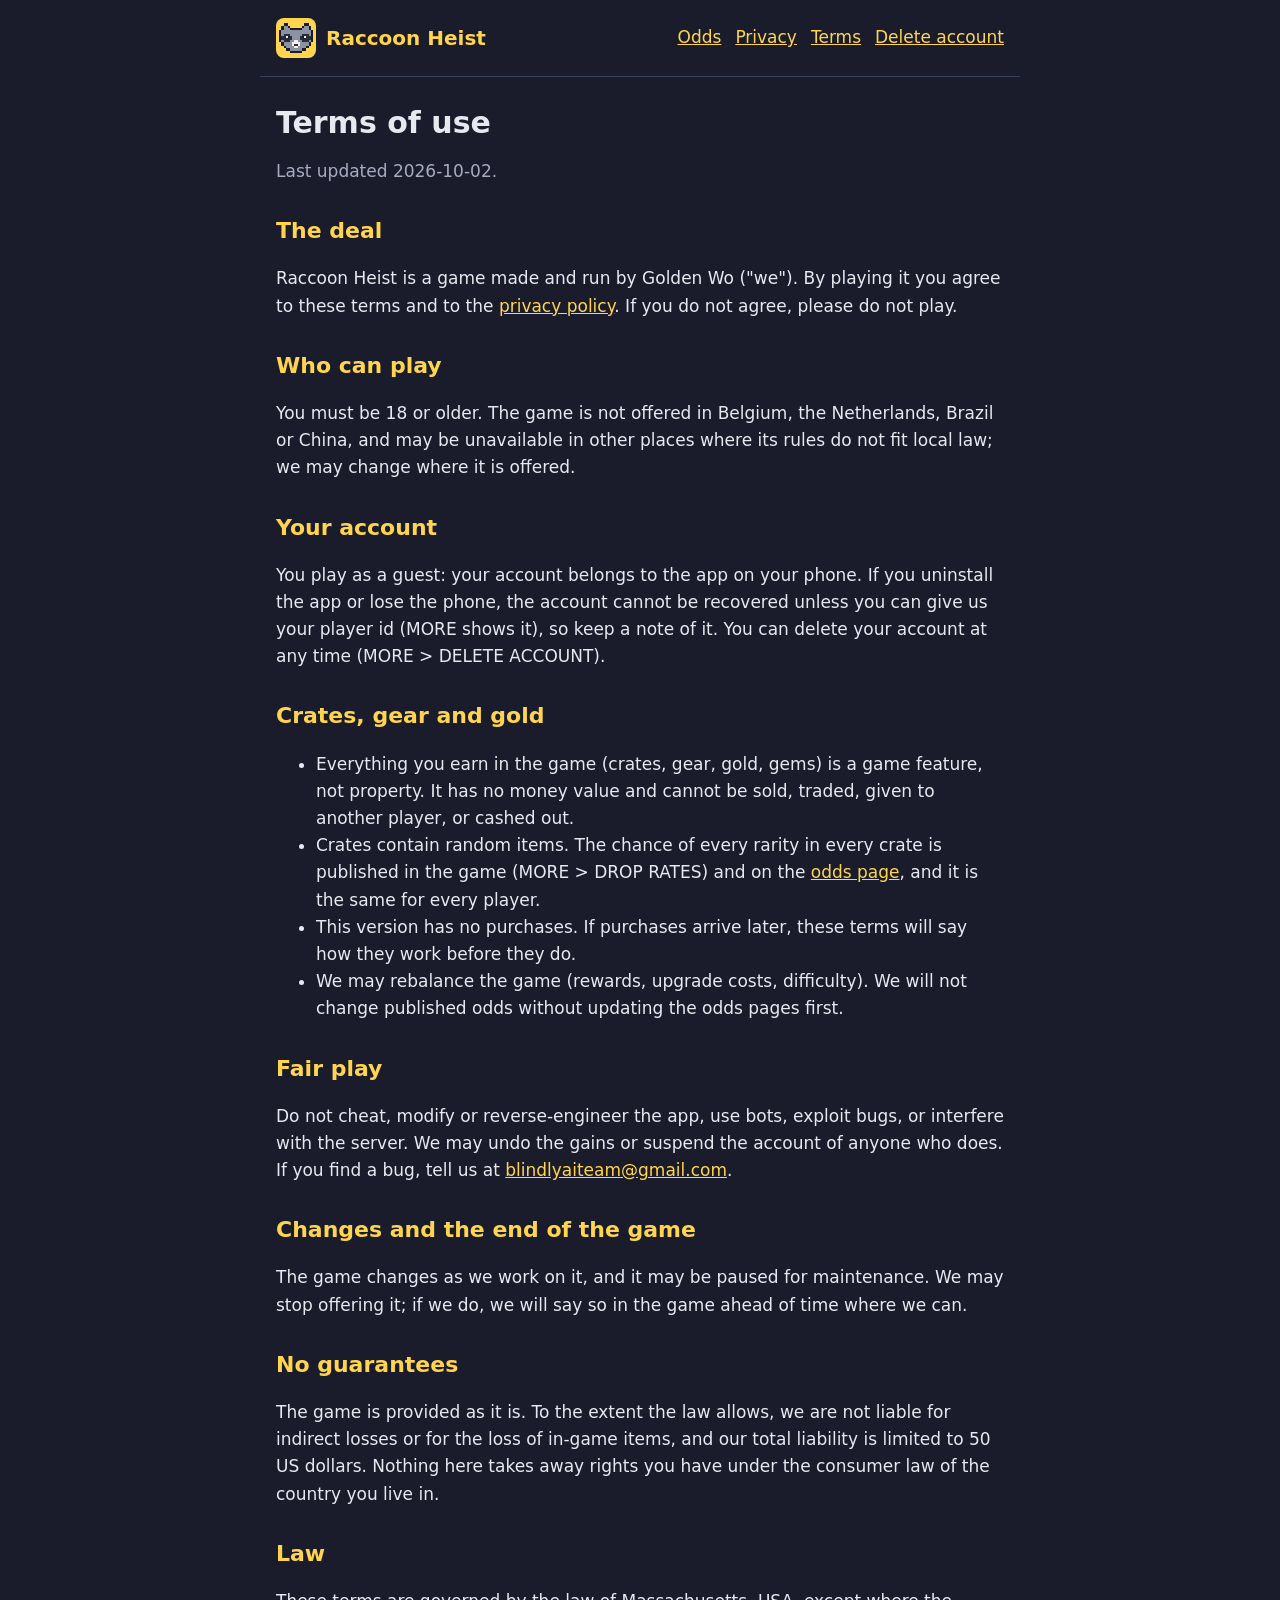
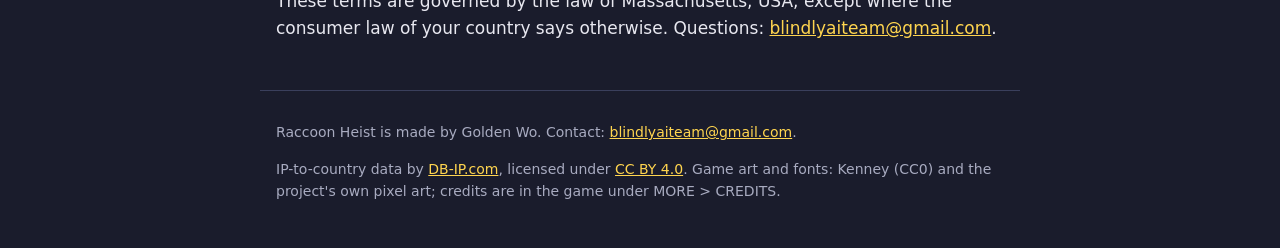
<file: terms/index.html>
<!doctype html>
<html lang="en">
<head>
<meta charset="utf-8">
<meta name="viewport" content="width=device-width, initial-scale=1">
<title>Terms of use · Raccoon Heist</title>
<meta name="description" content="The rules for playing Raccoon Heist, in plain words.">
<link rel="icon" type="image/png" href="/icon.png">
<link rel="stylesheet" href="/style.css">
</head>
<body>
<header>
  <a class="brand" href="/"><img src="/icon.png" alt="" width="40" height="40"> Raccoon Heist</a>
  <nav><a href="/rates/">Odds</a> <a href="/privacy/">Privacy</a> <a href="/terms/">Terms</a> <a href="/delete/">Delete account</a></nav>
</header>
<main>
<h1>Terms of use</h1>
<p class="updated">Last updated 2026-10-02.</p>

<h2>The deal</h2>
<p>Raccoon Heist is a game made and run by Golden Wo ("we"). By playing it you agree to these terms and to the <a href="/privacy/">privacy policy</a>. If you do not agree, please do not play.</p>

<h2>Who can play</h2>
<p>You must be 18 or older. The game is not offered in Belgium, the Netherlands, Brazil or China, and may be unavailable in other places where its rules do not fit local law; we may change where it is offered.</p>

<h2>Your account</h2>
<p>You play as a guest: your account belongs to the app on your phone. If you uninstall the app or lose the phone, the account cannot be recovered unless you can give us your player id (MORE shows it), so keep a note of it. You can delete your account at any time (MORE &gt; DELETE ACCOUNT).</p>

<h2>Crates, gear and gold</h2>
<ul>
  <li>Everything you earn in the game (crates, gear, gold, gems) is a game feature, not property. It has no money value and cannot be sold, traded, given to another player, or cashed out.</li>
  <li>Crates contain random items. The chance of every rarity in every crate is published in the game (MORE &gt; DROP RATES) and on the <a href="/rates/">odds page</a>, and it is the same for every player.</li>
  <li>This version has no purchases. If purchases arrive later, these terms will say how they work before they do.</li>
  <li>We may rebalance the game (rewards, upgrade costs, difficulty). We will not change published odds without updating the odds pages first.</li>
</ul>

<h2>Fair play</h2>
<p>Do not cheat, modify or reverse-engineer the app, use bots, exploit bugs, or interfere with the server. We may undo the gains or suspend the account of anyone who does. If you find a bug, tell us at <a href="mailto:blindlyaiteam@gmail.com">blindlyaiteam@gmail.com</a>.</p>

<h2>Changes and the end of the game</h2>
<p>The game changes as we work on it, and it may be paused for maintenance. We may stop offering it; if we do, we will say so in the game ahead of time where we can.</p>

<h2>No guarantees</h2>
<p>The game is provided as it is. To the extent the law allows, we are not liable for indirect losses or for the loss of in-game items, and our total liability is limited to 50 US dollars. Nothing here takes away rights you have under the consumer law of the country you live in.</p>

<h2>Law</h2>
<p>These terms are governed by the law of Massachusetts, USA, except where the consumer law of your country says otherwise. Questions: <a href="mailto:blindlyaiteam@gmail.com">blindlyaiteam@gmail.com</a>.</p>

</main>
<footer>
  <p>Raccoon Heist is made by Golden Wo. Contact: <a href="mailto:blindlyaiteam@gmail.com">blindlyaiteam@gmail.com</a>.</p>
  <p>IP-to-country data by <a href="https://db-ip.com">DB-IP.com</a>, licensed under <a href="https://creativecommons.org/licenses/by/4.0/">CC BY 4.0</a>. Game art and fonts: Kenney (CC0) and the project's own pixel art; credits are in the game under MORE &gt; CREDITS.</p>
</footer>
</body>
</html>
</file>
<file: style.css>
:root { --ink: #1a1c2c; --panel: #262a40; --text: #e8e8f0; --muted: #a8abc0; --gold: #ffd54f; --line: #3a3f5c; }
* { box-sizing: border-box; }
body { margin: 0; background: var(--ink); color: var(--text); font: 17px/1.6 system-ui, -apple-system, "Segoe UI", Roboto, sans-serif; }
header, main, footer { max-width: 760px; margin: 0 auto; padding: 0 16px; }
header { display: flex; flex-wrap: wrap; gap: 12px; align-items: center; justify-content: space-between; padding-top: 18px; padding-bottom: 18px; border-bottom: 1px solid var(--line); }
.brand { display: flex; align-items: center; gap: 10px; color: var(--gold); font-weight: 700; font-size: 20px; text-decoration: none; }
.brand img { image-rendering: pixelated; border-radius: 8px; }
nav { display: flex; flex-wrap: wrap; gap: 14px; }
a { color: var(--gold); }
h1 { font-size: 30px; line-height: 1.2; margin: 28px 0 8px; }
h2 { font-size: 22px; margin: 28px 0 8px; color: var(--gold); }
h3 { font-size: 18px; margin: 20px 0 6px; }
.updated, .muted { color: var(--muted); }
table { border-collapse: collapse; width: 100%; margin: 8px 0 4px; background: var(--panel); }
th, td { text-align: left; padding: 6px 10px; border-bottom: 1px solid var(--line); }
td.num { font-variant-numeric: tabular-nums; text-align: right; }
.crate { margin-bottom: 24px; }
.note { background: var(--panel); border-left: 4px solid var(--gold); padding: 10px 14px; }
footer { margin-top: 48px; padding-top: 16px; padding-bottom: 32px; border-top: 1px solid var(--line); color: var(--muted); font-size: 14px; }
</file>
